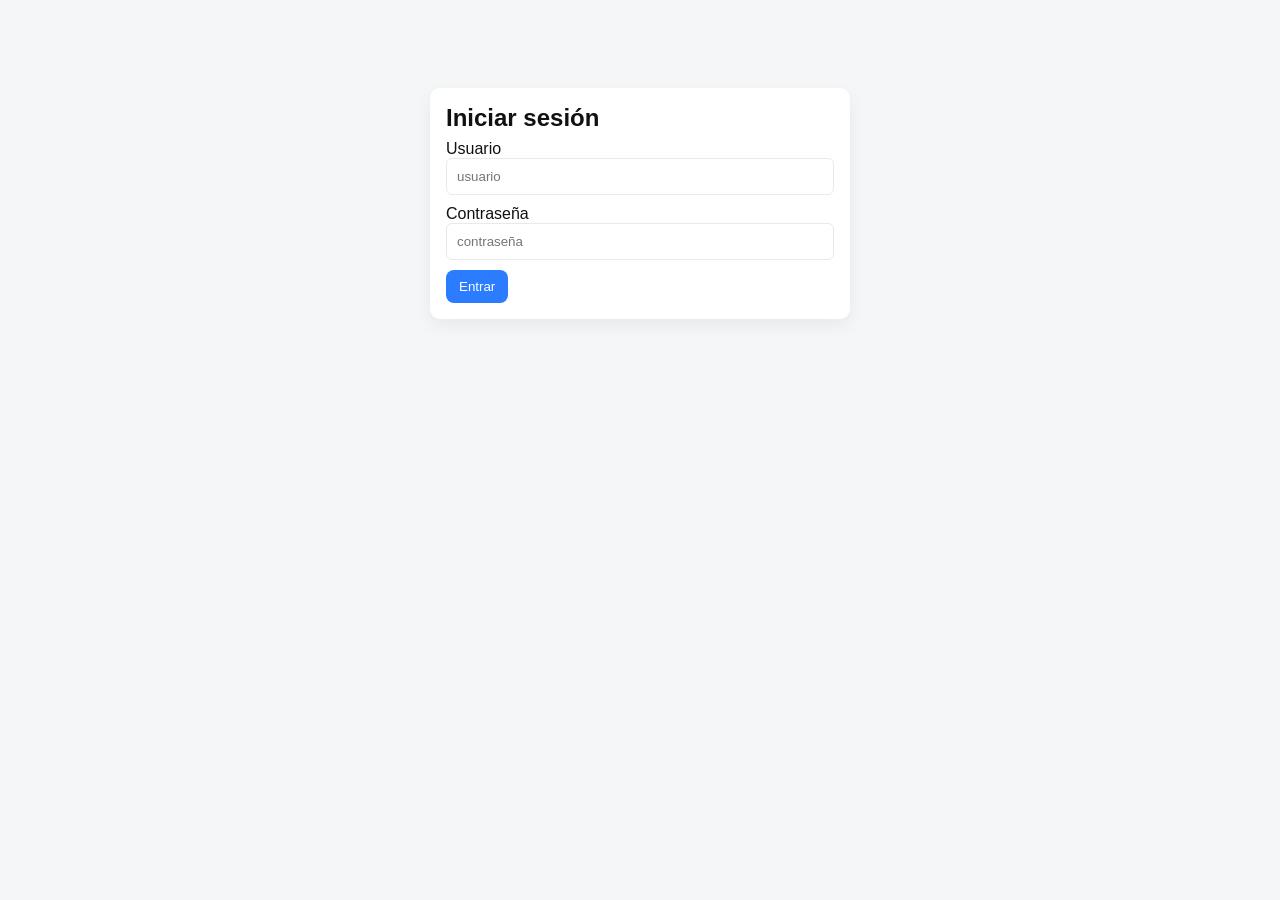
<file: client/index.html>
<!DOCTYPE html>
<html lang="es">
<head>
    <meta charset="UTF-8">
    <meta name="viewport" content="width=device-width, initial-scale=1.0">
    <title>Proyecto CICD - Tareas</title>
    <link rel="stylesheet" href="./styles/style.css">
</head>
<body>
    <main class="container">
        <section id="login-section" class="card">
            <h1>Iniciar sesión</h1>
            <form id="login-form">
                <label>
                    Usuario
                    <input type="text" id="username" required placeholder="usuario">
                </label>
                <label>
                    Contraseña
                    <input type="password" id="password" required placeholder="contraseña">
                </label>
                <div class="row">
                    <button type="submit" class="btn primary">Entrar</button>
                </div>
            </form>
            
        </section>

        

    </main>

    <script src="./scripts/util.js" defer></script>
</body>
</html>
</file>
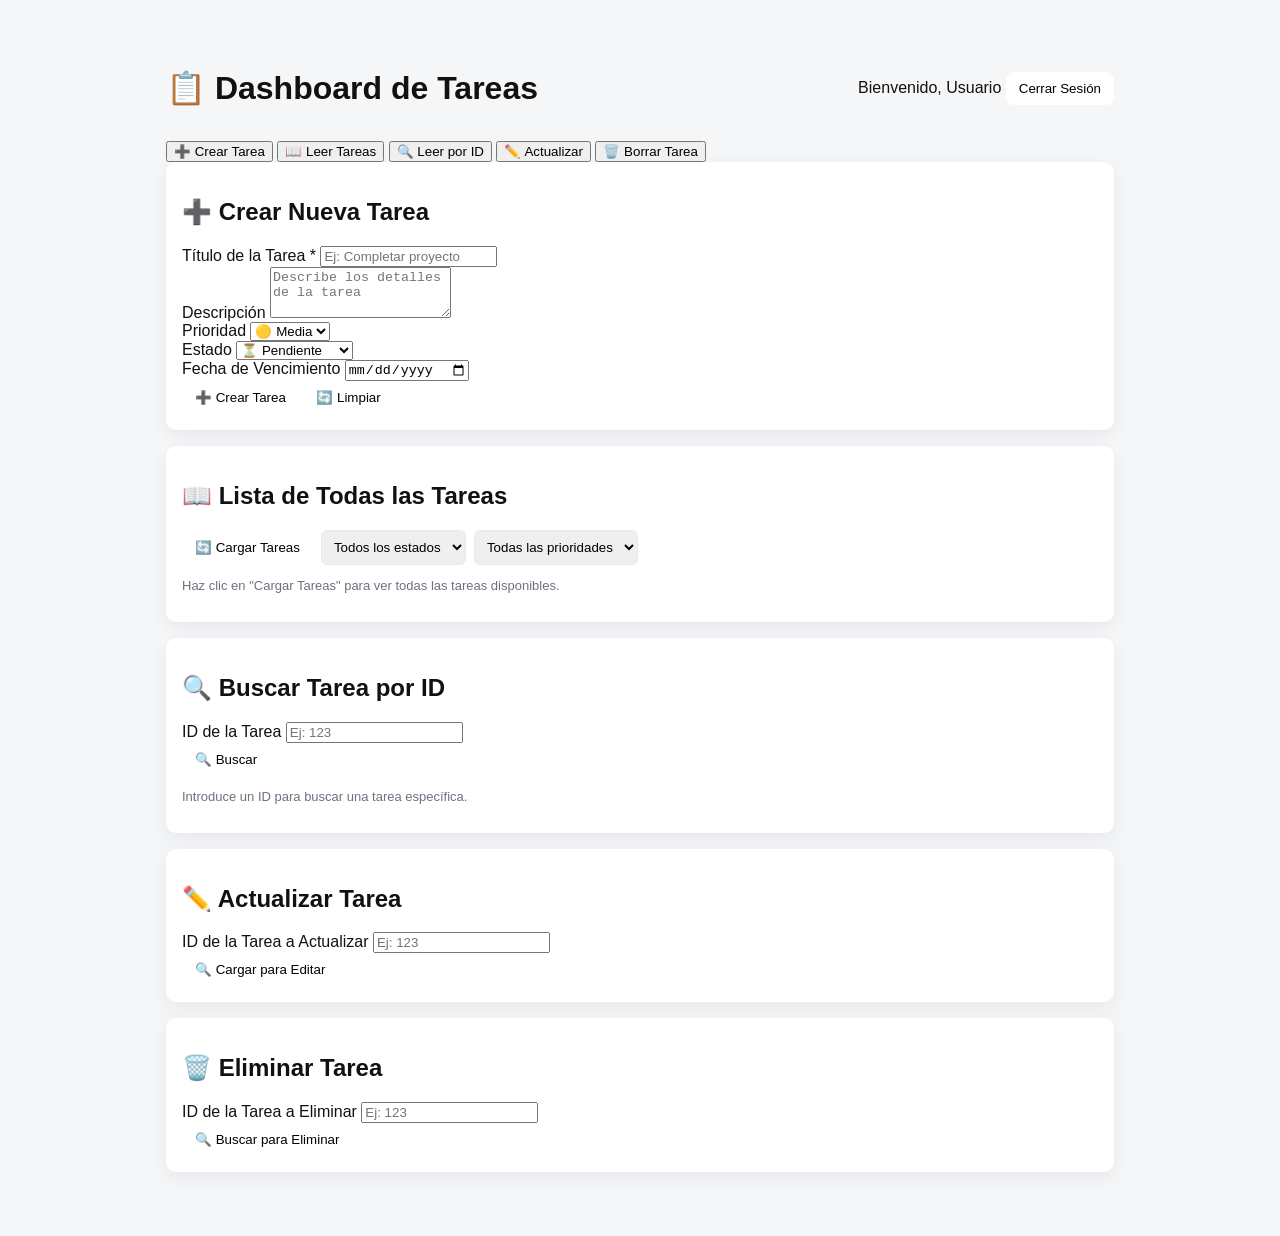
<file: client/views/dashboard.html>
<!DOCTYPE html>
<html lang="es">
<head>
    <meta charset="UTF-8">
    <meta name="viewport" content="width=device-width, initial-scale=1.0">
    <title>Dashboard - Gestión de Tareas</title>
    <link rel="stylesheet" href="../styles/style.css">
</head>
<body>
    <div class="container">
        <!-- Header del Dashboard -->
        <div class="dash-header">
            <h1>📋 Dashboard de Tareas</h1>
            <div class="user-info">
                <span>Bienvenido, Usuario</span>
                <button class="btn btn-secondary" onclick="logout()">Cerrar Sesión</button>
            </div>
        </div>

        <!-- Navegación por pestañas -->
        <div class="nav-tabs">
            <button class="tab-btn active" onclick="showTab('create')">➕ Crear Tarea</button>
            <button class="tab-btn" onclick="showTab('read')">📖 Leer Tareas</button>
            <button class="tab-btn" onclick="showTab('readById')">🔍 Leer por ID</button>
            <button class="tab-btn" onclick="showTab('update')">✏️ Actualizar</button>
            <button class="tab-btn" onclick="showTab('delete')">🗑️ Borrar Tarea</button>
        </div>

        <!-- Contenido de las pestañas -->
        
        <!-- Crear Tarea -->
        <div id="create-tab" class="tab-content active">
            <div class="card">
                <h2>➕ Crear Nueva Tarea</h2>
                <form id="create-form" class="form-grid">
                    <div class="form-group">
                        <label for="create-title">Título de la Tarea *</label>
                        <input type="text" id="create-title" name="title" required placeholder="Ej: Completar proyecto">
                    </div>
                    <div class="form-group">
                        <label for="create-description">Descripción</label>
                        <textarea id="create-description" name="description" rows="3" placeholder="Describe los detalles de la tarea"></textarea>
                    </div>
                    <div class="form-row">
                        <div class="form-group">
                            <label for="create-priority">Prioridad</label>
                            <select id="create-priority" name="priority">
                                <option value="baja">🔵 Baja</option>
                                <option value="media" selected>🟡 Media</option>
                                <option value="alta">🔴 Alta</option>
                            </select>
                        </div>
                        <div class="form-group">
                            <label for="create-status">Estado</label>
                            <select id="create-status" name="status">
                                <option value="pendiente" selected>⏳ Pendiente</option>
                                <option value="en_progreso">🔄 En Progreso</option>
                                <option value="completada">✅ Completada</option>
                            </select>
                        </div>
                    </div>
                    <div class="form-group">
                        <label for="create-due-date">Fecha de Vencimiento</label>
                        <input type="date" id="create-due-date" name="due_date">
                    </div>
                    <div class="form-actions">
                        <button type="submit" class="btn btn-primary">➕ Crear Tarea</button>
                        <button type="reset" class="btn btn-secondary">🔄 Limpiar</button>
                    </div>
                </form>
                <div id="create-result" class="result-message"></div>
            </div>
        </div>

        <!-- Leer Todas las Tareas -->
        <div id="read-tab" class="tab-content">
            <div class="card">
                <h2>📖 Lista de Todas las Tareas</h2>
                <div class="controls">
                    <button class="btn btn-primary" onclick="loadAllTasks()">🔄 Cargar Tareas</button>
                    <select id="filter-status">
                        <option value="">Todos los estados</option>
                        <option value="pendiente">⏳ Pendiente</option>
                        <option value="en_progreso">🔄 En Progreso</option>
                        <option value="completada">✅ Completada</option>
                    </select>
                    <select id="filter-priority">
                        <option value="">Todas las prioridades</option>
                        <option value="baja">🔵 Baja</option>
                        <option value="media">🟡 Media</option>
                        <option value="alta">🔴 Alta</option>
                    </select>
                </div>
                <div id="tasks-container" class="tasks-container">
                    <p class="muted">Haz clic en "Cargar Tareas" para ver todas las tareas disponibles.</p>
                </div>
            </div>
        </div>

        <!-- Leer Tarea por ID -->
        <div id="readById-tab" class="tab-content">
            <div class="card">
                <h2>🔍 Buscar Tarea por ID</h2>
                <form id="read-by-id-form" class="search-form">
                    <div class="form-row">
                        <div class="form-group flex-1">
                            <label for="search-id">ID de la Tarea</label>
                            <input type="number" id="search-id" name="task_id" required placeholder="Ej: 123" min="1">
                        </div>
                        <div class="form-actions-inline">
                            <button type="submit" class="btn btn-primary">🔍 Buscar</button>
                        </div>
                    </div>
                </form>
                <div id="task-detail-container" class="task-detail-container">
                    <p class="muted">Introduce un ID para buscar una tarea específica.</p>
                </div>
            </div>
        </div>

        <!-- Actualizar Tarea -->
        <div id="update-tab" class="tab-content">
            <div class="card">
                <h2>✏️ Actualizar Tarea</h2>
                <form id="search-update-form" class="search-form">
                    <div class="form-row">
                        <div class="form-group flex-1">
                            <label for="update-search-id">ID de la Tarea a Actualizar</label>
                            <input type="number" id="update-search-id" name="task_id" required placeholder="Ej: 123" min="1">
                        </div>
                        <div class="form-actions-inline">
                            <button type="submit" class="btn btn-primary">🔍 Cargar para Editar</button>
                        </div>
                    </div>
                </form>
                
                <div id="update-form-container" style="display: none;">
                    <hr>
                    <form id="update-form" class="form-grid">
                        <input type="hidden" id="update-id" name="id">
                        <div class="form-group">
                            <label for="update-title">Título de la Tarea *</label>
                            <input type="text" id="update-title" name="title" required>
                        </div>
                        <div class="form-group">
                            <label for="update-description">Descripción</label>
                            <textarea id="update-description" name="description" rows="3"></textarea>
                        </div>
                        <div class="form-row">
                            <div class="form-group">
                                <label for="update-priority">Prioridad</label>
                                <select id="update-priority" name="priority">
                                    <option value="baja">🔵 Baja</option>
                                    <option value="media">🟡 Media</option>
                                    <option value="alta">🔴 Alta</option>
                                </select>
                            </div>
                            <div class="form-group">
                                <label for="update-status">Estado</label>
                                <select id="update-status" name="status">
                                    <option value="pendiente">⏳ Pendiente</option>
                                    <option value="en_progreso">🔄 En Progreso</option>
                                    <option value="completada">✅ Completada</option>
                                </select>
                            </div>
                        </div>
                        <div class="form-group">
                            <label for="update-due-date">Fecha de Vencimiento</label>
                            <input type="date" id="update-due-date" name="due_date">
                        </div>
                        <div class="form-actions">
                            <button type="submit" class="btn btn-primary">✏️ Actualizar Tarea</button>
                            <button type="button" class="btn btn-secondary" onclick="cancelUpdate()">❌ Cancelar</button>
                        </div>
                    </form>
                </div>
                <div id="update-result" class="result-message"></div>
            </div>
        </div>

        <!-- Borrar Tarea -->
        <div id="delete-tab" class="tab-content">
            <div class="card">
                <h2>🗑️ Eliminar Tarea</h2>
                <form id="search-delete-form" class="search-form">
                    <div class="form-row">
                        <div class="form-group flex-1">
                            <label for="delete-search-id">ID de la Tarea a Eliminar</label>
                            <input type="number" id="delete-search-id" name="task_id" required placeholder="Ej: 123" min="1">
                        </div>
                        <div class="form-actions-inline">
                            <button type="submit" class="btn btn-primary">🔍 Buscar para Eliminar</button>
                        </div>
                    </div>
                </form>
                
                <div id="delete-preview-container" style="display: none;">
                    <hr>
                    <div class="warning-box">
                        <h3>⚠️ Confirmar Eliminación</h3>
                        <p>Estás a punto de eliminar la siguiente tarea:</p>
                        <div id="delete-task-preview" class="task-preview"></div>
                        <div class="form-actions">
                            <button type="button" class="btn btn-danger" onclick="confirmDelete()">🗑️ Confirmar Eliminación</button>
                            <button type="button" class="btn btn-secondary" onclick="cancelDelete()">❌ Cancelar</button>
                        </div>
                    </div>
                </div>
                <div id="delete-result" class="result-message"></div>
            </div>
        </div>
    </div>

    <script src="../scripts/dashboard/util.js"></script>
    <script>
        // Función para cambiar entre pestañas
        function showTab(tabName) {
            // Ocultar todos los contenidos de pestañas
            const tabContents = document.querySelectorAll('.tab-content');
            tabContents.forEach(content => content.classList.remove('active'));
            
            // Desactivar todos los botones de pestañas
            const tabButtons = document.querySelectorAll('.tab-btn');
            tabButtons.forEach(btn => btn.classList.remove('active'));
            
            // Mostrar el contenido de la pestaña seleccionada
            document.getElementById(tabName + '-tab').classList.add('active');
            
            // Activar el botón de la pestaña seleccionada
            event.target.classList.add('active');
        }

        // Función temporal para logout
        function logout() {
            if (confirm('¿Estás seguro de que quieres cerrar sesión?')) {
                window.location.href = '../index.html';
            }
        }

        // Función para cancelar actualización
        function cancelUpdate() {
            document.getElementById('update-form-container').style.display = 'none';
            document.getElementById('update-search-id').value = '';
            document.getElementById('update-result').innerHTML = '';
        }

        // Función para cancelar eliminación
        function cancelDelete() {
            document.getElementById('delete-preview-container').style.display = 'none';
            document.getElementById('delete-search-id').value = '';
            document.getElementById('delete-result').innerHTML = '';
        }

        // Funciones placeholder para las operaciones CRUD
        function loadAllTasks() {
            document.getElementById('tasks-container').innerHTML = '<p class="muted">Cargando tareas... (Implementar conexión con API)</p>';
        }

        function confirmDelete() {
            alert('Función de eliminación pendiente de implementar con la API');
        }

        // Inicialización al cargar la página
        document.addEventListener('DOMContentLoaded', function() {
            console.log('Dashboard cargado correctamente');
            
            // Aquí puedes agregar la lógica para cargar datos iniciales
            // o configurar event listeners para los formularios
        });
    </script>
</body>
</html>
</file>
<file: client/styles/style.css>
:root{
	--bg:#f4f6f8;
	--card:#ffffff;
	--accent:#2b7cff;
	--danger:#e04949;
	--muted:#6b7280;
	--radius:10px;
	--gap:12px;
}

*{box-sizing:border-box}
body{font-family:Inter,Segoe UI,Arial,sans-serif;background:var(--bg);margin:0;color:#111}
.container{max-width:980px;margin:32px auto;padding:16px}
.card{background:var(--card);padding:16px;border-radius:var(--radius);box-shadow:0 6px 18px rgba(20,20,30,0.06);margin-bottom:16px}

.hidden{display:none}

/* Login */
#login-section{max-width:420px;margin:40px auto}
#login-section h1{margin:0 0 8px}
#login-form label{display:block;margin-bottom:10px}
#login-form input{width:100%;padding:10px;border:1px solid #e6e9ee;border-radius:6px}
.muted{color:var(--muted);font-size:13px}

.dash-header{display:flex;align-items:center;justify-content:space-between;margin-bottom:12px}

.task-form{display:flex;gap:8px;flex-wrap:wrap}
.task-form input{flex:1;padding:10px;border:1px solid #e6e9ee;border-radius:6px}

.controls{display:flex;gap:8px;align-items:center;margin-bottom:8px}
.controls input, .controls select{padding:8px;border:1px solid #e6e9ee;border-radius:6px}

.tasks-list{list-style:none;padding:0;margin:0}
.task-item{display:flex;gap:12px;align-items:flex-start;padding:12px;border-radius:8px;border:1px solid #f0f3f6;margin-bottom:8px}
.task-item .left{width:36px;display:flex;align-items:center}
.task-item .main{flex:1}
.task-item .title{font-weight:600}
.task-item .desc{color:var(--muted);font-size:13px;margin-top:4px}
.task-item .meta{color:var(--muted);font-size:12px;margin-top:6px}
.task-item .actions{display:flex;gap:8px}
.task-item.done{opacity:0.7;text-decoration:line-through}
.empty{color:var(--muted);padding:12px}

.row{display:flex;gap:8px;margin-top:8px}
.btn{padding:8px 12px;border-radius:8px;border:1px solid transparent;background:#fff;cursor:pointer}
.btn.primary{background:var(--accent);color:white;border-color:rgba(43,124,255,0.9)}
.btn.danger{background:var(--danger);color:white;border-color:rgba(224,73,73,0.9)}
.btn.small{padding:6px 8px;font-size:13px}

/* Modal */
.modal{position:fixed;inset:0;display:flex;align-items:center;justify-content:center;background:rgba(0,0,0,0.35);z-index:60}
.modal-content{width:100%;max-width:520px}

/* Responsive */
@media (max-width:600px){
	.container{padding:12px}
	.task-form{flex-direction:column}
}

/* small helpers */
.muted{color:var(--muted)}
</file>
